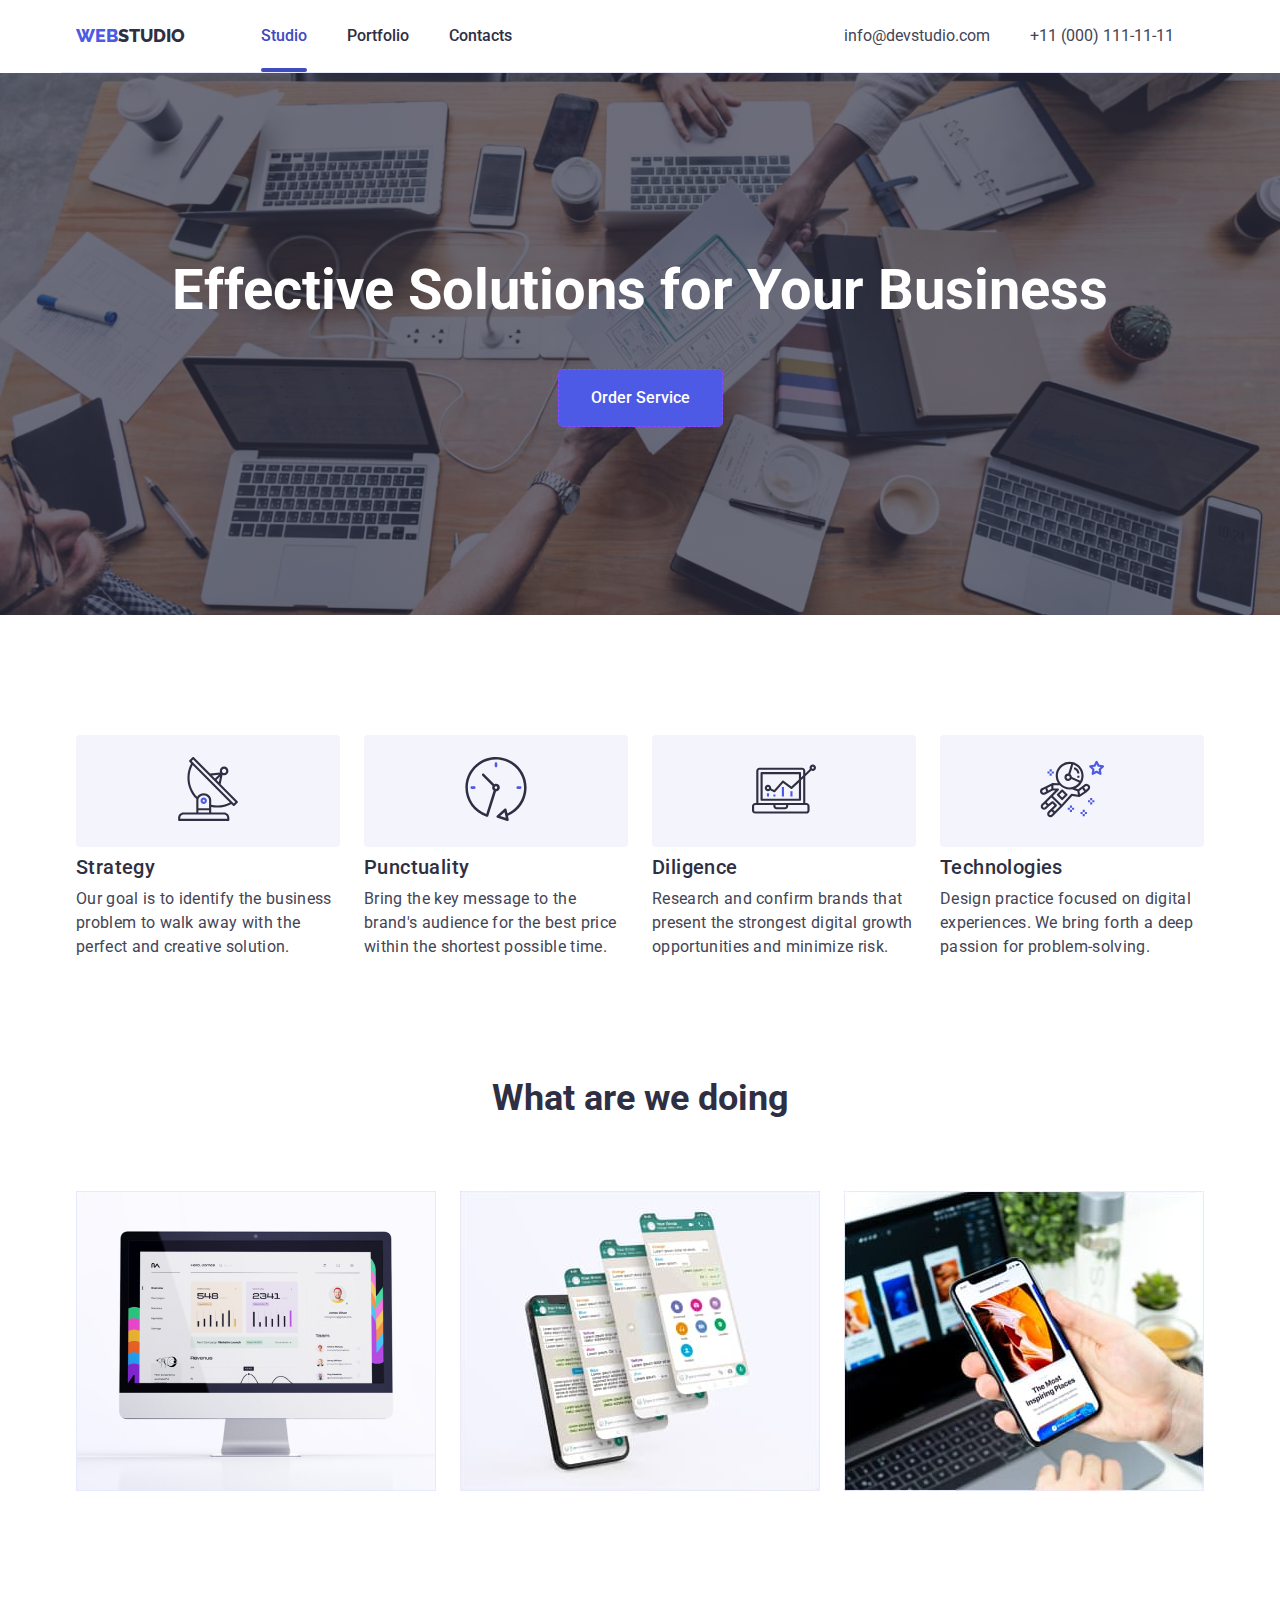
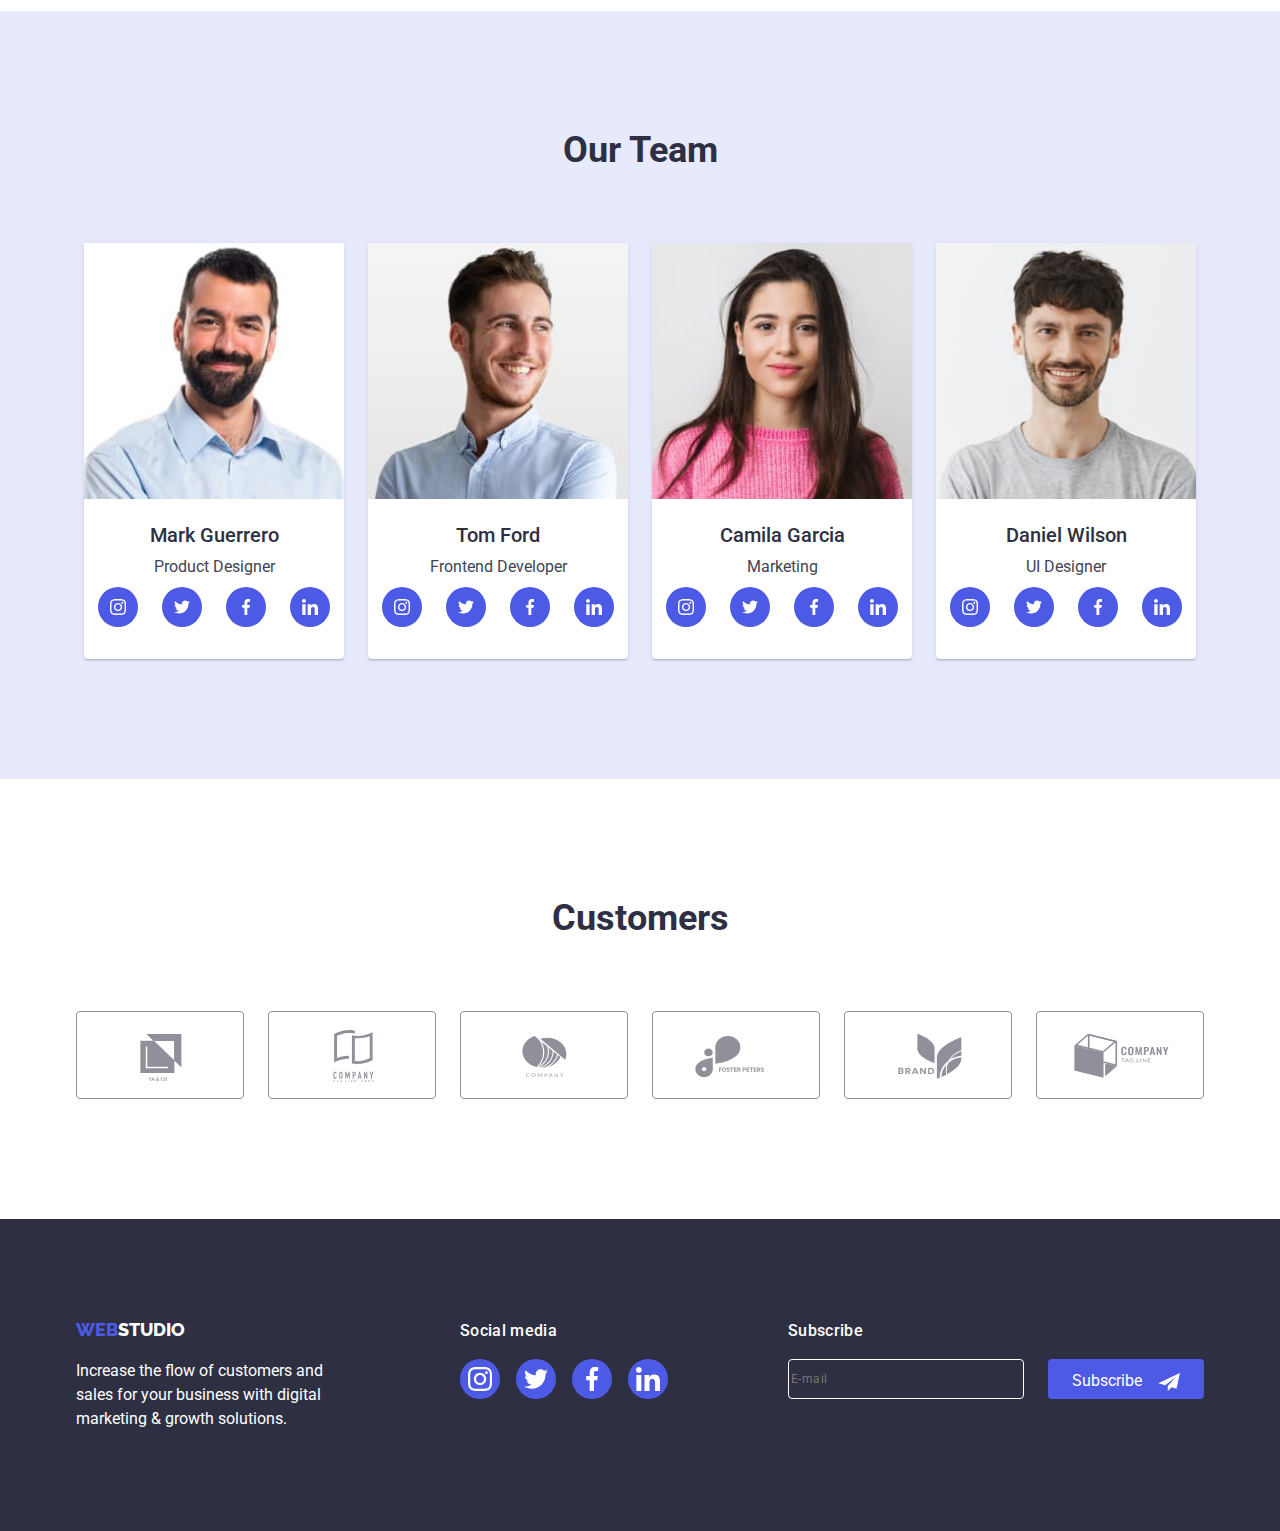
<file: index.html>
<!DOCTYPE html>
<html lang="en">
  <head>
    <meta charset="UTF-8" />
    <meta http-equiv="X-UA-Compatible" content="IE=edge" />
    <meta name="viewport" content="width=device-width, initial-scale=1.0" />
    <title>Studio</title>

    <link rel="preconnect" href="https://fonts.googleapis.com" />
    <link rel="preconnect" href="https://fonts.gstatic.com" crossorigin />
    <link
      href="https://fonts.googleapis.com/css2?family=Raleway:wght@800&family=Roboto:wght@400;500;700;900&display=swap"
      rel="stylesheet"
    />
    <link
      rel="stylesheet"
      href="https://cdnjs.cloudflare.com/ajax/libs/modern-normalize/1.1.0/modern-normalize.min.css"
    />
    <link rel="stylesheet" href="./css/styles.css" />
  </head>
  <body>
    <!-- Top line -->
    <header>
      <div class="container page-header">
        <a href="./index.html" class="logo"
          >Web<span class="logo-dark">Studio</span></a
        >
        <nav>
          <ul class="site-nav">
            <li class="site-nav-item">
              <a href="./index.html" class="site-nav-link current">Studio</a>
            </li>
            <li class="site-nav-item">
              <a href="./portfolio.html" class="site-nav-link">Portfolio</a>
            </li>
            <li class="site-nav-item">
              <a href="" class="site-nav-link">Contacts</a>
            </li>
          </ul>
        </nav>
        <button type="button" class="mobile-menu-open-button js-open-menu">
          <svg class="burger-menu-icon" width="32" height="32">
            <use href="./images/icons.svg#menu"></use>
          </svg>
        </button>
        <address>
          <ul class="contacts-nav">
            <li class="item">
              <a href="mailto:info@devstudio.com" class="contact"
                >info@devstudio.com</a
              >
            </li>
            <li class="item">
              <a href="tel:+110001111111" class="contact"
                >+11 (000) 111-11-11</a
              >
            </li>
          </ul>
        </address>
      </div>
    </header>
    <!-- Main Page -->
    <main>
      <!-------------------- Hero Section -------------->
      <section class="hero">
        <div class="container">
          <h1 class="hero-title">Effective Solutions for Your Business</h1>
          <button type="button" class="hero-button" data-modal-open>
            Order Service
          </button>
        </div>
      </section>

      <!------------- Features of the company ------------>
      <section class="section">
        <div class="container">
          <h2 class="section-title visually-hidden">Our Features</h2>
          <ul class="feature-list">
            <li class="feature-list-item">
              <button class="feature-list-button">
                <svg class="feature-icon">
                  <use href="./images/icons.svg#antenna"></use>
                </svg>
              </button>
              <h3 class="features-title">Strategy</h3>
              <p class="feature-list-description">
                Our goal is to identify the business problem to walk away with
                the perfect and creative solution.
              </p>
            </li>
            <li class="feature-list-item">
              <button class="feature-list-button">
                <svg class="feature-icon">
                  <use href="./images/icons.svg#clock"></use>
                </svg>
              </button>
              <h3 class="features-title">Punctuality</h3>
              <p class="feature-list-description">
                Bring the key message to the brand's audience for the best price
                within the shortest possible time.
              </p>
            </li>
            <li class="feature-list-item">
              <button class="feature-list-button">
                <svg class="feature-icon">
                  <use href="./images/icons.svg#diagram"></use>
                </svg>
              </button>
              <h3 class="features-title">Diligence</h3>
              <p class="feature-list-description">
                Research and confirm brands that present the strongest digital
                growth opportunities and minimize risk.
              </p>
            </li>
            <li class="feature-list-item">
              <button class="feature-list-button">
                <svg class="feature-icon">
                  <use href="./images/icons.svg#astronaut"></use>
                </svg>
              </button>
              <h3 class="features-title">Technologies</h3>
              <p class="feature-list-description">
                Design practice focused on digital experiences. We bring forth a
                deep passion for problem-solving.
              </p>
            </li>
          </ul>
        </div>
      </section>

      <!------------------- Products ------------------->
      <section class="section products">
        <div class="container">
          <h2 class="section-title">What are we doing</h2>
          <ul class="products-list">
            <li class="item">
              <img
                src="./images/img-product-1.jpg"
                alt="Service 1"
                width="360"
              />
            </li>
            <li class="item">
              <img
                src="./images/img-product-2.jpg"
                alt="Service 2"
                width="360"
              />
            </li>
            <li class="item">
              <img
                src="./images/img-product-3.jpg"
                alt="Service 3"
                width="360"
              />
            </li>
          </ul>
        </div>
      </section>

      <!------------------- Our Team --------------->
      <section class="section team">
        <div class="container">
          <h2 class="section-title">Our Team</h2>
          <ul class="team-list">
            <li class="item">
              <div class="team-card">
                <img
                  class="team-portrait"
                  src="./images/img-team-1.jpg"
                  srcset="
                    ./images/img-team-1.jpg                  260w,
                    ./images/tablet/img-team-1-tablet.jpg    260w,
                    ./images/mobile/img-team-1-mobile.jpg    260w,
                    ./images/img-team-1@2x.jpg               520w,
                    ./images/tablet/img-team-1-tablet@2x.jpg 520w,
                    ./images/mobile/img-team-1-mobile@2x.jpg 520w
                  "
                  sizes="(min-width:1200px) 260px, (min-width:768px) 260px,
                (max-width:767px) 260px"
                  alt="Mark Guerrero"
                  width="260"
                />
                <h3 class="team-title">Mark Guerrero</h3>
                <p class="team-function">Product Designer</p>
                <ul class="team-social-list">
                  <li>
                    <a class="team-social-link" href="">
                      <svg class="team-social-icon">
                        <use href="./images/icons.svg#instagram"></use>
                      </svg>
                    </a>
                  </li>
                  <li>
                    <a class="team-social-link" href="">
                      <svg class="team-social-icon">
                        <use href="./images/icons.svg#twitter"></use>
                      </svg>
                    </a>
                  </li>
                  <li>
                    <a class="team-social-link" href="">
                      <svg class="team-social-icon">
                        <use href="./images/icons.svg#facebook"></use>
                      </svg>
                    </a>
                  </li>
                  <li>
                    <a class="team-social-link" href="">
                      <svg class="team-social-icon">
                        <use href="./images/icons.svg#linkedin"></use>
                      </svg>
                    </a>
                  </li>
                </ul>
              </div>
            </li>

            <li class="item">
              <div class="team-card">
                <img
                  class="team-portrait"
                  src="./images/img-team-2.jpg"
                  srcset="
                    ./images/img-team-2.jpg                  260w,
                    ./images/tablet/img-team-2-tablet.jpg    260w,
                    ./images/mobile/img-team-2-mobile.jpg    260w,
                    ./images/img-team-2@2x.jpg               520w,
                    ./images/tablet/img-team-2-tablet@2x.jpg 520w,
                    ./images/mobile/img-team-2-mobile@2x.jpg 520w
                  "
                  sizes="(min-width:1200px) 260px, (min-width:768px) 260px,
                (max-width:767px) 260px"
                  alt="Tom Ford"
                  width="260"
                />
                <h3 class="team-title">Tom Ford</h3>
                <p class="team-function">Frontend Developer</p>
                <ul class="team-social-list">
                  <li>
                    <a class="team-social-link" href="">
                      <svg class="team-social-icon">
                        <use href="./images/icons.svg#instagram"></use>
                      </svg>
                    </a>
                  </li>
                  <li>
                    <a class="team-social-link" href="">
                      <svg class="team-social-icon">
                        <use href="./images/icons.svg#twitter"></use>
                      </svg>
                    </a>
                  </li>
                  <li>
                    <a class="team-social-link" href="">
                      <svg class="team-social-icon">
                        <use href="./images/icons.svg#facebook"></use>
                      </svg>
                    </a>
                  </li>
                  <li>
                    <a class="team-social-link" href="">
                      <svg class="team-social-icon">
                        <use href="./images/icons.svg#linkedin"></use>
                      </svg>
                    </a>
                  </li>
                </ul>
              </div>
            </li>

            <li class="item">
              <div class="team-card">
                <img
                  class="team-portrait"
                  src="./images/img-team-3.jpg"
                  srcset="
                    ./images/img-team-3.jpg                  260w,
                    ./images/tablet/img-team-3-tablet.jpg    260w,
                    ./images/mobile/img-team-3-mobile.jpg    260w,
                    ./images/img-team-3@2x.jpg               520w,
                    ./images/tablet/img-team-3-tablet@2x.jpg 520w,
                    ./images/mobile/img-team-3-mobile@2x.jpg 520w
                  "
                  sizes="(min-width:1200px) 260px, (min-width:768px) 260px,
                (max-width:767px) 260px"
                  alt="Camila Garcia"
                  width="260"
                />
                <h3 class="team-title">Camila Garcia</h3>
                <p class="team-function">Marketing</p>
                <ul class="team-social-list">
                  <li>
                    <a class="team-social-link" href="">
                      <svg class="team-social-icon">
                        <use href="./images/icons.svg#instagram"></use>
                      </svg>
                    </a>
                  </li>
                  <li>
                    <a class="team-social-link" href="">
                      <svg class="team-social-icon">
                        <use href="./images/icons.svg#twitter"></use>
                      </svg>
                    </a>
                  </li>
                  <li>
                    <a class="team-social-link" href="">
                      <svg class="team-social-icon">
                        <use href="./images/icons.svg#facebook"></use>
                      </svg>
                    </a>
                  </li>
                  <li>
                    <a class="team-social-link" href="">
                      <svg class="team-social-icon">
                        <use href="./images/icons.svg#linkedin"></use>
                      </svg>
                    </a>
                  </li>
                </ul>
              </div>
            </li>

            <li class="item">
              <div class="team-card">
                <img
                  class="team-portrait"
                  src="./images/img-team-4.jpg"
                  srcset="
                    ./images/img-team-4.jpg                  260w,
                    ./images/tablet/img-team-4-tablet.jpg    260w,
                    ./images/mobile/img-team-4-mobile.jpg    260w,
                    ./images/img-team-4@2x.jpg               520w,
                    ./images/tablet/img-team-4-tablet@2x.jpg 520w,
                    ./images/mobile/img-team-4-mobile@2x.jpg 520w
                  "
                  sizes="(min-width:1200px) 260px, (min-width:768px) 260px,
                (max-width:767px) 260px"
                  alt="Daniel Wilson"
                  width="260"
                />
                <h3 class="team-title">Daniel Wilson</h3>
                <p class="team-function">UI Designer</p>
                <ul class="team-social-list">
                  <li>
                    <a class="team-social-link" href="">
                      <svg class="team-social-icon">
                        <use href="./images/icons.svg#instagram"></use>
                      </svg>
                    </a>
                  </li>
                  <li>
                    <a class="team-social-link" href="">
                      <svg class="team-social-icon">
                        <use href="./images/icons.svg#twitter"></use>
                      </svg>
                    </a>
                  </li>
                  <li>
                    <a class="team-social-link" href="">
                      <svg class="team-social-icon">
                        <use href="./images/icons.svg#facebook"></use>
                      </svg>
                    </a>
                  </li>
                  <li>
                    <a class="team-social-link" href="">
                      <svg class="team-social-icon">
                        <use href="./images/icons.svg#linkedin"></use>
                      </svg>
                    </a>
                  </li>
                </ul>
              </div>
            </li>
          </ul>
        </div>
      </section>

      <section class="section customers container">
        <h2 class="section-title">Customers</h2>
        <ul class="customers-list">
          <li class="customers-list-items">
            <a
              class="customer-list-link"
              href=""
              target="_blank"
              rel="noopener norefener"
            >
              <svg class="customer-list-icon">
                <use href="./images/icons.svg#logo-client1"></use>
              </svg>
            </a>
          </li>
          <li class="customers-list-items">
            <a
              class="customer-list-link"
              href=""
              target="_blank"
              rel="noopener norefener"
            >
              <svg class="customer-list-icon">
                <use href="./images/icons.svg#logo-client2"></use>
              </svg>
            </a>
          </li>
          <li class="customers-list-items">
            <a
              class="customer-list-link"
              href=""
              target="_blank"
              rel="noopener norefener"
            >
              <svg class="customer-list-icon">
                <use href="./images/icons.svg#logo-client3"></use>
              </svg>
            </a>
          </li>
          <li class="customers-list-items">
            <a
              class="customer-list-link"
              href=""
              target="_blank"
              rel="noopener norefener"
            >
              <svg class="customer-list-icon">
                <use href="./images/icons.svg#logo-client4"></use>
              </svg>
            </a>
          </li>
          <li class="customers-list-items">
            <a
              class="customer-list-link"
              href=""
              target="_blank"
              rel="noopener norefener"
            >
              <svg class="customer-list-icon">
                <use href="./images/icons.svg#logo-client5"></use>
              </svg>
            </a>
          </li>
          <li class="customers-list-items">
            <a
              class="customer-list-link"
              href=""
              target="_blank"
              rel="noopener norefener"
            >
              <svg class="customer-list-icon">
                <use href="./images/icons.svg#logo-client6"></use>
              </svg>
            </a>
          </li>
        </ul>
      </section>
    </main>
    <!-- ------------------- Footer ------------------- -->
    <footer class="footer">
      <div class="container">
        <ul class="footer-list">
          <li class="footer-list-item">
            <a href="./index.html" class="logo"
              >Web<span class="logo-light">Studio</span></a
            >
            <p class="declaration">
              Increase the flow of customers and sales for your business with
              digital marketing & growth solutions.
            </p>
          </li>
          <li class="footer-list-item">
            <p class="footer-social-text">Social media</p>
            <ul class="footer-social-list">
              <li class="footer-social-item">
                <a
                  class="footer-social-link"
                  href=""
                  target="_blank"
                  rel="noopened norefered"
                >
                  <svg class="footer-social-icon">
                    <use href="./images/icons.svg#instagram"></use>
                  </svg>
                </a>
              </li>
              <li class="footer-social-item">
                <a
                  class="footer-social-link"
                  href=""
                  target="_blank"
                  rel="noopened norefered"
                >
                  <svg class="footer-social-icon">
                    <use href="./images/icons.svg#twitter"></use>
                  </svg>
                </a>
              </li>
              <li class="footer-social-item">
                <a
                  class="footer-social-link"
                  href=""
                  target="_blank"
                  rel="noopened norefered"
                >
                  <svg class="footer-social-icon">
                    <use href="./images/icons.svg#facebook"></use>
                  </svg>
                </a>
              </li>
              <li class="footer-social-item">
                <a
                  class="footer-social-link"
                  href=""
                  target="_blank"
                  rel="noopened norefered"
                >
                  <svg class="footer-social-icon">
                    <use href="./images/icons.svg#linkedin"></use>
                  </svg>
                </a>
              </li>
            </ul>
          </li>
          <li class="footer-subscribe-item">
            <form class="footer-subscribe-wrapper">
              <label class="footer-subscribe-label"
                >Subscribe
                <input
                  type="email"
                  name="email"
                  placeholder="E-mail"
                  class="footer-sibscribe-input"
                />
              </label>
              <button type="submit" class="footer-subscribe-button">
                Subscribe
                <svg class="footer-send-icon">
                  <use href="images/icons.svg#icon-send"></use>
                </svg>
              </button>
            </form>
          </li>
        </ul>
      </div>
    </footer>

    <!-- ---------- Backdrop -->
    <div class="backdrop is-hidden" data-modal>
      <div class="modal">
        <button type="button" class="modal-close-button" data-modal-close>
          <svg class="close-button-icon">
            <use href="./images/icons.svg#close-black-18dp"></use>
          </svg>
        </button>
        <form class="modal-form">
          <p class="modal-form-title">
            Leave your contacts and we will call you back
          </p>
          <label class="modal-label" for="user_name"
            ><span class="modal-input-description">Name</span></label
          >
          <span class="modal-form-input-wrapper">
            <input
              type="text"
              name="name"
              id="user_name"
              class="modal-form-input"
            />
            <span class="modal-form-box-icon">
              <svg class="modal-form-icon">
                <use href="./images/icons.svg#icon-name"></use>
              </svg>
            </span>
          </span>
          <label class="modal-label" for="user_phone"
            ><span class="modal-input-description">Phone</span></label
          >
          <span class="modal-form-input-wrapper">
            <input
              type="tel"
              name="user_phone"
              id="user_phone"
              class="modal-form-input"
            />
            <span class="modal-form-box-icon">
              <svg class="modal-form-icon">
                <use href="./images/icons.svg#icon-phone"></use>
              </svg>
            </span>
          </span>
          <label class="modal-label" for="user_email"
            ><span class="modal-input-description">Email</span></label
          >
          <span class="modal-form-input-wrapper">
            <input
              type="email"
              name="user_email"
              id="user_email"
              class="modal-form-input"
            />
            <span class="modal-form-box-icon">
              <svg class="modal-form-icon">
                <use href="./images/icons.svg#icon-email"></use>
              </svg>
            </span>
          </span>
          <label class="input-form-comment-label"
            ><span class="input-form-comment-text">Comment</span>
            <textarea
              class="input-form-comment"
              name="comment"
              placeholder="Text Input"
            ></textarea>
          </label>
          <input
            type="checkbox"
            class="modal-checkbox-agreement visually-hidden"
            name="checkbox_agreemen"
            id="checkbox_agreement"
          />
          <label class="modal-checkbox-label" for="checkbox_agreement">
            <span class="modal-checkbox-text">
              I accept the terms and conditions of the&nbsp;</span
            ><a href="" class="modal-checkbox-link">Privacy Policy</a>
          </label>
          <div class="modal-button-wrapper">
            <button type="submit" class="modal-button">Send</button>
          </div>
        </form>
      </div>
    </div>

    <!-- Mobile Menu -->
    <div class="mobile-menu js-menu-container">
      <button type="button" class="mobile-menu-close-button js-close-menu">
        <svg class="mobile-menu-close-icon" width="8" height="8">
          <use href="./images/icons.svg#close-black-18dp"></use>
        </svg>
      </button>
      <ul class="mobile-site-nav-list">
        <li class="mobile-site-nav-item">
          <a href="./index.html" class="mobile-site-nav-link">Studio</a>
        </li>
        <li class="mobile-site-nav-item">
          <a href="./portfolio.html" class="mobile-site-nav-link">Portfolio</a>
        </li>
        <li class="mobile-site-nav-item current">
          <a href="" class="mobile-site-nav-link">Contacts</a>
        </li>
      </ul>
      <ul class="mobile-contact-list">
        <li class="mobile-contact-item-tel">
          <a href="tel:+110001111111" class="mobile-contact-item-tel"
            >+11 (000) 111-11-11</a
          >
        </li>
        <li class="item">
          <a href="mailto:info@devstudio.com" class="mobile-contact-item-email"
            >info@devstudio.com</a
          >
        </li>
      </ul>
      <ul class="mobile-team-social-list">
        <li>
          <a class="team-social-link" href="">
            <svg class="team-social-icon">
              <use href="./images/icons.svg#instagram"></use>
            </svg>
          </a>
        </li>
        <li>
          <a class="team-social-link" href="">
            <svg class="team-social-icon">
              <use href="./images/icons.svg#twitter"></use>
            </svg>
          </a>
        </li>
        <li>
          <a class="team-social-link" href="">
            <svg class="team-social-icon">
              <use href="./images/icons.svg#facebook"></use>
            </svg>
          </a>
        </li>
        <li>
          <a class="team-social-link" href="">
            <svg class="team-social-icon">
              <use href="./images/icons.svg#linkedin"></use>
            </svg>
          </a>
        </li>
      </ul>
    </div>
    <script src="./js/mobile-menu.js"></script>
    <script src="./js/modal.js"></script>
  </body>
</html>
</file>
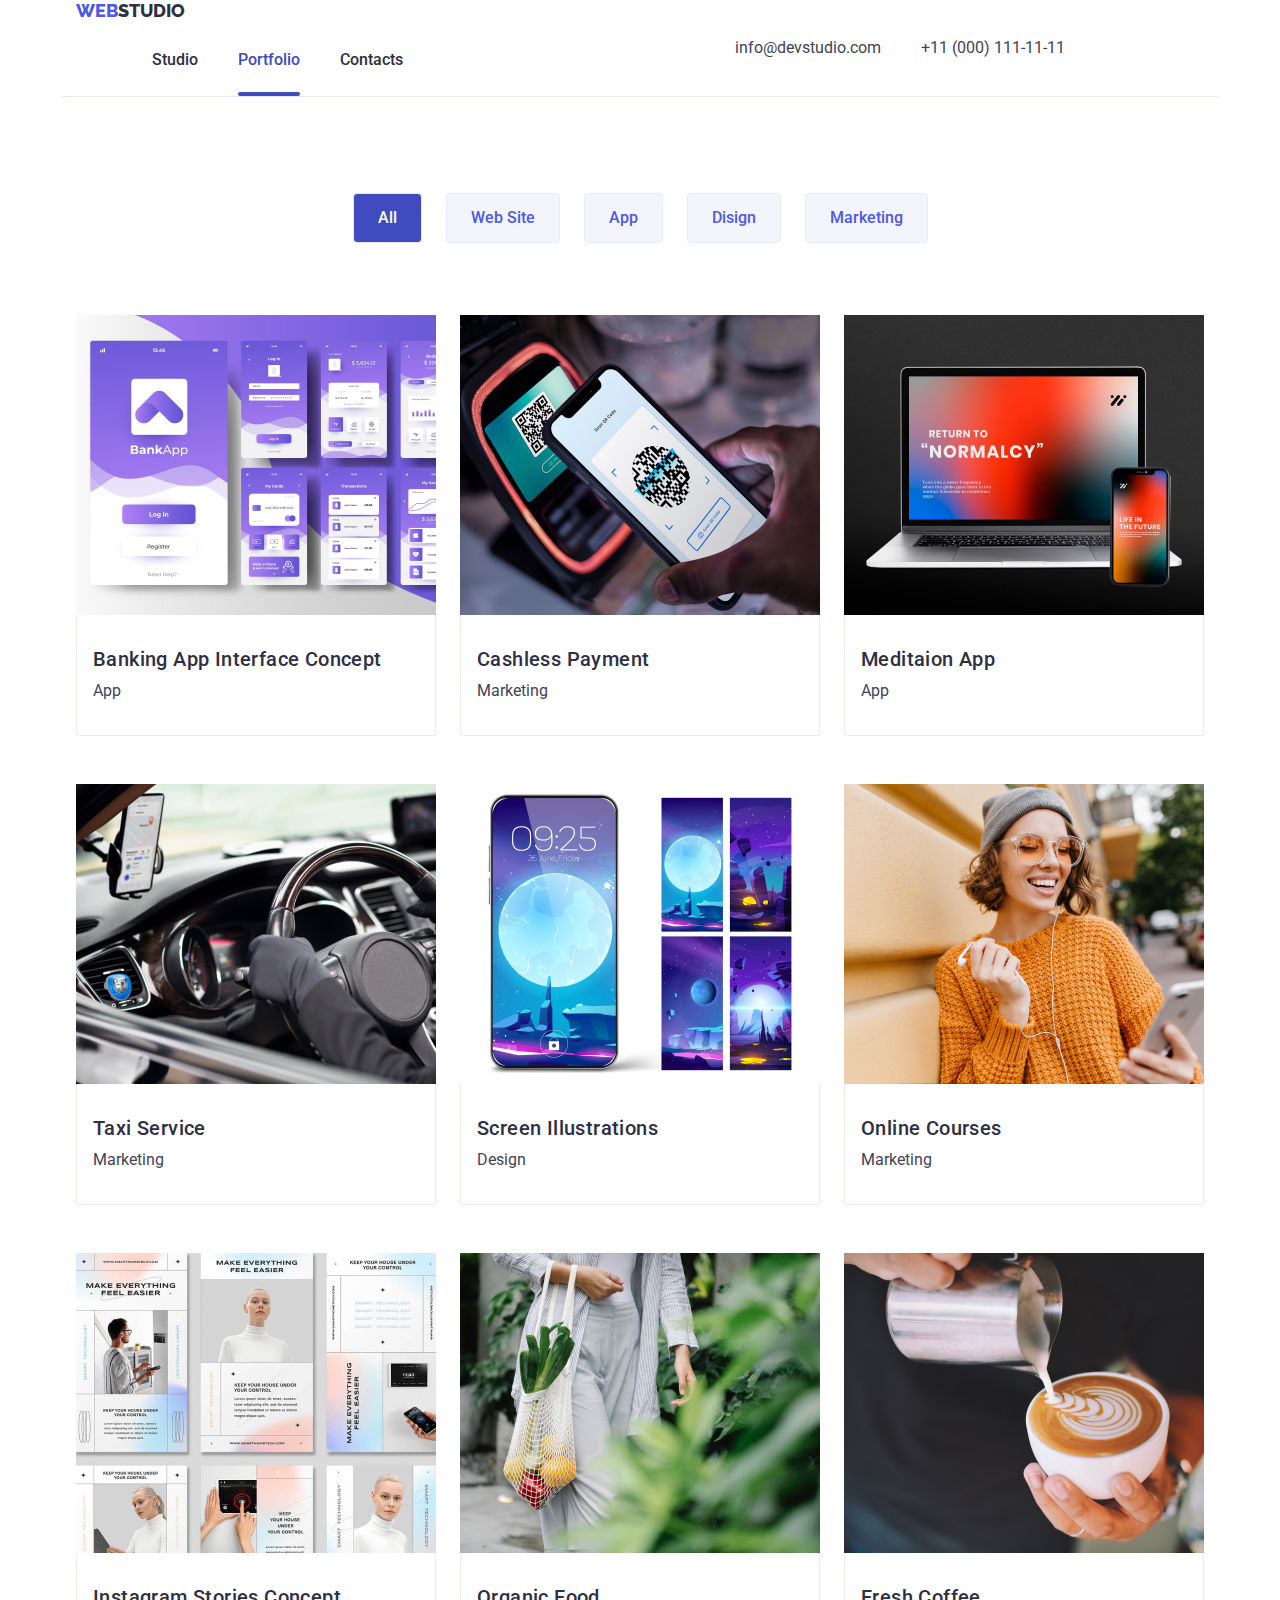
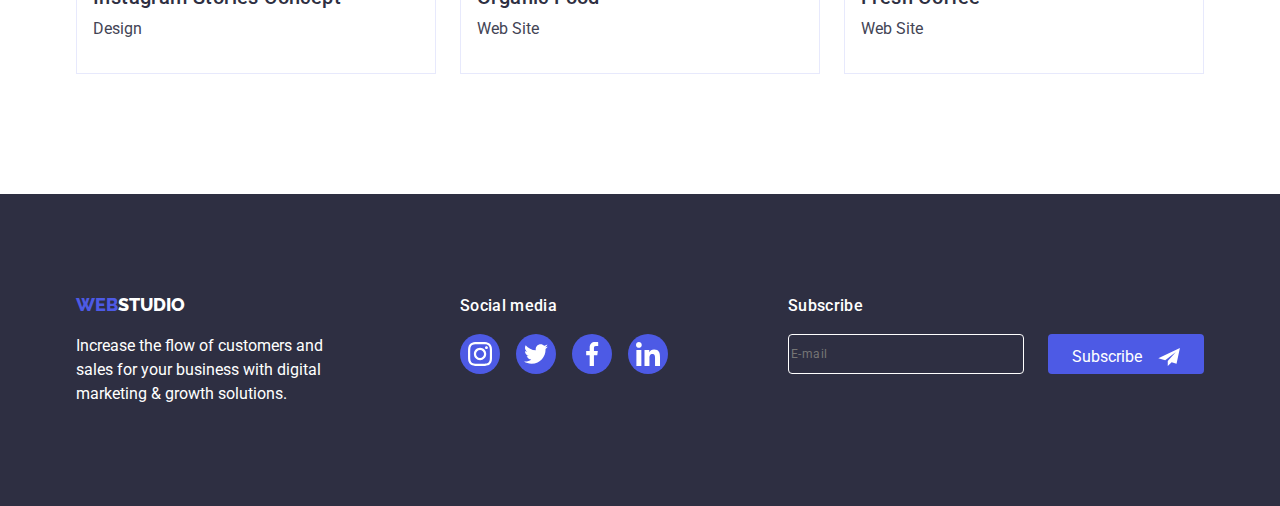
<file: portfolio.html>
<!DOCTYPE html>
<html lang="en">
  <head>
    <meta charset="UTF-8" />
    <meta http-equiv="X-UA-Compatible" content="IE=edge" />
    <meta name="viewport" content="width=device-width, initial-scale=1.0" />
    <title>Portfolio</title>

    <link rel="preconnect" href="https://fonts.googleapis.com" />
    <link rel="preconnect" href="https://fonts.gstatic.com" crossorigin />
    <link
      href="https://fonts.googleapis.com/css2?family=Raleway:wght@800&family=Roboto:wght@400;500;700;900&display=swap"
      rel="stylesheet"
    />
    <link
      rel="stylesheet"
      href="https://cdnjs.cloudflare.com/ajax/libs/modern-normalize/1.1.0/modern-normalize.min.css"
    />
    <link rel="stylesheet" href="./css/styles.css" />
  </head>
  <body>
    <!-- Top line -->
    <header>
      <div class="container page-header">
        <nav>
          <a href="./index.html" class="logo"
            >Web<span class="logo-dark">Studio</span></a
          >
          <ul class="site-nav">
            <li class="site-nav-item">
              <a href="./index.html" class="site-nav-link">Studio</a>
            </li>
            <li class="site-nav-item">
              <a href="./portfolio.html" class="site-nav-link current"
                >Portfolio</a
              >
            </li>
            <li class="site-nav-item">
              <a href="" class="site-nav-link">Contacts</a>
            </li>
          </ul>
        </nav>
        <address>
          <ul class="contacts-nav">
            <li class="item">
              <a href="mailto:info@devstudio.com" class="contact"
                >info@devstudio.com</a
              >
            </li>
            <li class="item">
              <a href="tel:+110001111111" class="contact"
                >+11 (000) 111-11-11</a
              >
            </li>
          </ul>
        </address>
      </div>
    </header>

    <!-- Main Page -->
    <main>
      <div class="container">
        <h1 class="visually-hidden">Portfolio</h1>
        <!-- Filters -->
        <ul class="filters-list">
          <li class="filter-list-item">
            <button type="button" class="filter-btn active-btn">All</button>
          </li>
          <li class="filter-list-item">
            <button type="button" class="filter-btn">Web Site</button>
          </li>
          <li class="filter-list-item">
            <button type="button" class="filter-btn">App</button>
          </li>
          <li class="filter-list-item">
            <button type="button" class="filter-btn">Disign</button>
          </li>
          <li class="filter-list-item">
            <button type="button" class="filter-btn">Marketing</button>
          </li>
        </ul>
        <!-- Project Cards -->
        <ul class="project-cards-list">
          <li class="project-card-item">
            <a class="project-card-link" href="">
              <div class="project-card-overlay">
                <p class="project-card-overlay-text">
                  14 Stylish and User-Friendly App Design Concepts · Task
                  Manager App · Calorie Tracker App · Exotic Fruit Ecommerce App
                  · Cloud Storage App
                </p>
                <img
                  class="project-card-img"
                  src="./images/img-banking-app.jpg"
                  alt="Banking App Picture"
                  width="360"
                />
              </div>
              <div class="project-card-border">
                <h2 class="project-card-title">
                  Banking App Interface Concept
                </h2>
                <p class="project-card-category">App</p>
              </div>
            </a>
          </li>
          <li class="project-card-item">
            <a class="project-card-link" href="">
              <div class="project-card-overlay">
                <p class="project-card-overlay-text">
                  14 Stylish and User-Friendly App Design Concepts · Task
                  Manager App · Calorie Tracker App · Exotic Fruit Ecommerce App
                  · Cloud Storage App
                </p>
                <img
                  class="project-card-img"
                  src="./images/img-cashless-payment.jpg"
                  alt="Cashless Payment
              Picture"
                  width="360"
                />
              </div>
              <div class="project-card-border">
                <h2 class="project-card-title">Cashless Payment</h2>
                <p class="project-card-category">Marketing</p>
              </div>
            </a>
          </li>
          <li class="project-card-item">
            <a class="project-card-link" href="">
              <div class="project-card-overlay">
                <p class="project-card-overlay-text">
                  14 Stylish and User-Friendly App Design Concepts · Task
                  Manager App · Calorie Tracker App · Exotic Fruit Ecommerce App
                  · Cloud Storage App
                </p>
                <img
                  class="project-card-img"
                  src="./images/img-meditation-app.jpg"
                  alt="Meditation App Picture"
                  width="360"
                />
              </div>
              <div class="project-card-border">
                <h2 class="project-card-title">Meditaion App</h2>
                <p class="project-card-category">App</p>
              </div>
            </a>
          </li>
          <li class="project-card-item">
            <a class="project-card-link" href="">
              <div class="project-card-overlay">
                <p class="project-card-overlay-text">
                  14 Stylish and User-Friendly App Design Concepts · Task
                  Manager App · Calorie Tracker App · Exotic Fruit Ecommerce App
                  · Cloud Storage App
                </p>
                <img
                  class="project-card-img"
                  src="./images/img-taxi-service.jpg"
                  alt="Taxi Service Picture"
                  width="360"
                />
              </div>
              <div class="project-card-border">
                <h2 class="project-card-title">Taxi Service</h2>
                <p class="project-card-category">Marketing</p>
              </div>
            </a>
          </li>
          <li class="project-card-item">
            <a class="project-card-link" href="">
              <div class="project-card-overlay">
                <p class="project-card-overlay-text">
                  14 Stylish and User-Friendly App Design Concepts · Task
                  Manager App · Calorie Tracker App · Exotic Fruit Ecommerce App
                  · Cloud Storage App
                </p>
                <img
                  class="project-card-img"
                  src="./images/img-screen-illustrations.jpg"
                  alt="Screen
                Illustrations Picture"
                  width="360"
                />
              </div>
              <div class="project-card-border">
                <h2 class="project-card-title">Screen Illustrations</h2>
                <p class="project-card-category">Design</p>
              </div>
            </a>
          </li>
          <li class="project-card-item">
            <a class="project-card-link" href="">
              <div class="project-card-overlay">
                <p class="project-card-overlay-text">
                  14 Stylish and User-Friendly App Design Concepts · Task
                  Manager App · Calorie Tracker App · Exotic Fruit Ecommerce App
                  · Cloud Storage App
                </p>
                <img
                  class="project-card-img"
                  src="./images/img-online-courses.jpg"
                  alt="Online Courses Picture"
                  width="360"
                />
              </div>
              <div class="project-card-border">
                <h2 class="project-card-title">Online Courses</h2>
                <p class="project-card-category">Marketing</p>
              </div>
            </a>
          </li>
          <li class="project-card-item">
            <a class="project-card-link" href="">
              <div class="project-card-overlay">
                <p class="project-card-overlay-text">
                  14 Stylish and User-Friendly App Design Concepts · Task
                  Manager App · Calorie Tracker App · Exotic Fruit Ecommerce App
                  · Cloud Storage App
                </p>
                <img
                  class="project-card-img"
                  src="./images/img-instagram-stories.jpg"
                  alt="Instagram Stories
              Picture"
                  width="360"
                />
              </div>
              <div class="project-card-border">
                <h2 class="project-card-title">Instagram Stories Concept</h2>
                <p class="project-card-category">Design</p>
              </div>
            </a>
          </li>
          <li class="project-card-item">
            <a class="project-card-link" href="">
              <div class="project-card-overlay">
                <p class="project-card-overlay-text">
                  14 Stylish and User-Friendly App Design Concepts · Task
                  Manager App · Calorie Tracker App · Exotic Fruit Ecommerce App
                  · Cloud Storage App
                </p>
                <img
                  class="project-card-img"
                  src="./images/img-organic-food.jpg"
                  alt="Organic Food Picture"
                  width="360"
                />
              </div>
              <div class="project-card-border">
                <h2 class="project-card-title">Organic Food</h2>
                <p class="project-card-category">Web Site</p>
              </div>
            </a>
          </li>
          <li class="project-card-item">
            <a class="project-card-link" href="">
              <div class="project-card-overlay">
                <p class="project-card-overlay-text">
                  14 Stylish and User-Friendly App Design Concepts · Task
                  Manager App · Calorie Tracker App · Exotic Fruit Ecommerce App
                  · Cloud Storage App
                </p>
                <img
                  class="project-card-img"
                  src="./images/img-fresh-coffee.jpg"
                  alt="Fresh Coffee Picture"
                  width="360"
                />
              </div>
              <div class="project-card-border">
                <h2 class="project-card-title">Fresh Coffee</h2>
                <p class="project-card-category">Web Site</p>
              </div>
            </a>
          </li>
        </ul>
      </div>
    </main>
    <!-- ------------------- Footer ------------------- -->
    <footer class="footer">
      <div class="container">
        <ul class="footer-list">
          <li class="footer-list-item">
            <a href="./index.html" class="logo"
              >Web<span class="logo-light">Studio</span></a
            >
            <p class="declaration">
              Increase the flow of customers and sales for your business with
              digital marketing & growth solutions.
            </p>
          </li>
          <li class="footer-list-item">
            <p class="footer-social-text">Social media</p>
            <ul class="footer-social-list">
              <li class="footer-social-item">
                <a
                  class="footer-social-link"
                  href=""
                  target="_blank"
                  rel="noopened norefered"
                >
                  <svg class="footer-social-icon">
                    <use href="./images/icons.svg#instagram"></use>
                  </svg>
                </a>
              </li>
              <li class="footer-social-item">
                <a
                  class="footer-social-link"
                  href=""
                  target="_blank"
                  rel="noopened norefered"
                >
                  <svg class="footer-social-icon">
                    <use href="./images/icons.svg#twitter"></use>
                  </svg>
                </a>
              </li>
              <li class="footer-social-item">
                <a
                  class="footer-social-link"
                  href=""
                  target="_blank"
                  rel="noopened norefered"
                >
                  <svg class="footer-social-icon">
                    <use href="./images/icons.svg#facebook"></use>
                  </svg>
                </a>
              </li>
              <li class="footer-social-item">
                <a
                  class="footer-social-link"
                  href=""
                  target="_blank"
                  rel="noopened norefered"
                >
                  <svg class="footer-social-icon">
                    <use href="./images/icons.svg#linkedin"></use>
                  </svg>
                </a>
              </li>
            </ul>
          </li>
          <li>
            <form class="footer-subscribe-wrapper">
              <label class="footer-subscribe-label"
                >Subscribe
                <input
                  type="email"
                  name="email"
                  placeholder="E-mail"
                  class="footer-sibscribe-input"
                />
              </label>
              <div class="footer-button-wrapper">
                <button type="submit" class="footer-subscribe-button">
                Subscribe
                    <svg class="footer-send-icon">
                      <use href="images/icons.svg#icon-send"></use> </use>
                    </svg>
                </button>
              </div>
            </form>
          </li>
        </ul>
      </div>
    </footer>
  </body>
</html>
</file>
<file: css/styles.css>
/* General */
:root {
  --primary-bg-color: #fff;
  --secondary-bg-colour: #e7e9fc;
  --hero-bg-color: rgb(46, 47, 66);
  --primary-text-color: #434455;
  --primary-title-color: #2e2f42;
  --normal-button-color: #4d5ae5;
  --normal-button-bg: #f4f4fd;
  --hover-button-bg: #404bbf;
  --button-border-color: #9747ff;
  --light-slate-color: hwb(235 56% 40%);
  --navy-blue-modal: rgba(46, 47, 66, 0.4);
  --success: #31d0aa;
  --dairy: #fcfcfc;
  --transition-duration: 250ms;
  --cubic-function: cubic-bezier(0.4, 0, 0.2, 1);
}

.visually-hidden {
  position: absolute;
  width: 1px;
  height: 1px;
  margin: -1px;
  border: 0;
  padding: 0;

  white-space: nowrap;
  clip-path: inset(100%);
  clip: rect(0 0 0 0);
  overflow: hidden;
}

body {
  background-color: var(--primary-bg-color);
  color: var(--primary-text-color);
  font-family: "Roboto", sans-serif;
  font-size: 16px;
  line-height: 1.5;
  margin: 0;
}

p,
h1,
h2,
h3,
h4,
h5,
h6 {
  margin: 0;
}

ul {
  list-style: none;
  margin: 0;
  padding: 0;
}

button {
  font-family: inherit;
  border: none;
  padding: 0;
  background: transparent;
}

a {
  text-decoration: none;
  color: inherit;
}

img {
  display: block;
  max-width: 100%;
  height: auto;
}

address {
  font-style: inherit;
}

.container {
  width: 428px;
  max-width: 100%;
  margin: 0 auto;
  padding: 0 16px;
}

@media screen and (min-width: 768px) {
  .container {
    width: 768px;
  }
}

@media screen and (min-width: 1200px) {
  .container {
    width: 1158px;
    padding: 0 15px;
  }
}

.section {
  padding: 96px 0;
}

@media screen and (min-width: 768px) {
  .section {
    padding: 126px 0 96px 0;
  }
}

@media screen and (min-width: 1200px) {
  .section {
    padding: 120px 0;
  }
}

/* Header */

.page-header {
  display: flex;
  justify-content: space-between;
  align-items: center;
  border-bottom: 1px solid var(--secondary-bg-colour);
}

@media screen and (min-width: 768px) {
  .page-header {
    justify-content: left;
    background-color: var(--primary-bg-color);
  }
}

@media screen and (min-width: 768px) {
  .mobile-menu-open-button {
    display: none;
    background-color: transparent;
    border: none;
    padding: 0;
    line-height: 0;
  }

  .burger-menu-icon {
    fill: var(--primary-title-color);
    line-height: 0;
  }
}

.logo {
  font-family: "Raleway", sans-serif;
  color: var(--normal-button-color);
  font-weight: 800;
  font-size: 18px;
  line-height: 1.17;
  text-transform: uppercase;
  text-decoration: none;
  transition-property: color;
  transition-duration: var(--transition-duration);
  transition-timing-function: var(--cubic-function);
}

.logo:hover,
.logo:focus {
  color: var(--hover-button-bg);
}

.logo-dark {
  color: var(--primary-title-color);
}

nav {
  display: none;
}

@media screen and (min-width: 768px) {
  .site-nav {
    display: flex;
    margin-left: 76px;
  }
  nav {
    display: block;
  }
}
.site-nav-link {
  display: inline-block;
  color: var(--primary-title-color);
  font-weight: 500;
  font-size: 16px;
  line-height: 1.5;
  padding: 24px 0;
  transition-property: color;
  transition-duration: var(--transition-duration);
  transition-timing-function: var(--cubic-function);
}

.site-nav-item:not(:last-child) {
  margin-right: 40px;
}

.site-nav-link:hover,
.site-nav-link:focus {
  color: var(--hover-button-bg);
}

.current {
  display: block;
  color: var(--hover-button-bg);
  position: relative;
}

@media screen and (min-width: 768px) {
  .current::after {
    position: absolute;
    left: 0;
    bottom: 0;
    z-index: 1;
    content: " ";
    width: 100%;
    height: 4px;
    border-radius: 2px;
    background-color: var(--hover-button-bg);
  }
}

address {
  display: none;
}
@media screen and (min-width: 768px) {
  address {
    display: flex;
    flex-direction: column;
    gap: 12px;
    margin-left: 121px;
  }
}

@media screen and (min-width: 1200px) {
  address {
    display: flex;
    gap: 24px;
    margin-left: 332px;
  }
}

.contact {
  color: var(--primary-text-color);
  text-decoration: none;
  font-style: normal;
  font-size: 16px;
  line-height: 1.5;
  transition-property: color;
  transition-duration: var(--transition-duration);
  transition-timing-function: var(--cubic-function);
}
@media screen and (min-width: 1200px) {
  .contacts-nav {
    display: flex;
    margin-left: auto;
  }
  .contacts-nav .item + .item {
    margin-left: 40px;
  }
}

@media screen and (min-width: 768px) and (max-width: 1200px) {
  .contacts-nav {
    flex-direction: column;
    align-items: flex-end;
  }
}

.contact:hover,
.contact:focus {
  color: var(--hover-button-bg);
}

/* Mobile-menu */

.mobile-menu {
  position: fixed;
  max-width: 450px;
  width: 100%;
  height: 100%;
  top: 0;
  left: 0;
  display: flex;
  flex-direction: column;
  justify-content: space-between;
  padding: 80px 35px 40px 40px;
  background-color: var(--primary-bg-color);
  box-shadow: 0px 2px 1px rgba(46, 47, 66, 0.08),
    0px 1px 1px rgba(46, 47, 66, 0.16), 0px 1px 6px rgba(46, 47, 66, 0.08);
  visibility: hidden;
  opacity: 0;
  pointer-events: none;
  transition: opacity 250ms var(--cubic-function),
    visibility 250ms var(--cubic-function);
}

.mobile-menu.is-open {
  visibility: visible;
  opacity: 1;
  pointer-events: initial;
}

.mobile-menu-close-icon {
  fill: var(--primary-text-color);
}

.mobile-menu-close-button {
  position: absolute;
  top: 24px;
  right: 24px;
  width: 24px;
  height: 24px;
  display: flex;
  justify-content: center;
  align-items: center;

  background-color: var(--secondary-bg-colour);
  border: 1px solid rgba(0, 0, 0, 0.1);
  border-radius: 12px;
}

.mobile-site-nav-item:not(:last-child) {
  margin-bottom: 40px;
}

.mobile-site-nav-list {
  margin-bottom: 150px;
}

.mobile-site-nav-link {
  font-weight: 700;
  font-size: 36px;
  line-height: 1.11;
  letter-spacing: 0.02em;
  text-transform: capitalize;
}

.mobile-contact-list {
  margin-bottom: 48px;
}

.mobile-contact-item-tel {
  font-weight: 700;
  font-size: 36px;
  line-height: 1.11;
  letter-spacing: 0.02em;
  text-transform: capitalize;
  color: var(--normal-button-color);
  margin-bottom: 40px;
}

.mobile-contact-item-email {
  font-weight: 500;
  font-size: 20px;
  line-height: 1.2;
  color: var(--primary-text-color);
}

.mobile-team-social-list {
  display: flex;
  justify-content: space-between;
  padding-bottom: 32px;
}

/*------------- Main ---------------------- */

/* -------------- Hero ----------------------- */
.hero {
  position: relative;
  background-color: var(--hero-bg-color);
  background-image: linear-gradient(
      rgba(46, 47, 66, 0.7),
      rgba(46, 47, 66, 0.7)
    ),
    url("../images/people-office.jpg");
  background-repeat: no-repeat;
  max-width: 1440px;
  background-size: cover;
  margin: 0 auto;
  text-align: center;
  padding: 188px 0;
}

@media (min-device-pixel-ratio: 2),
  (min-resolution: 192dpi),
  (min-resolution: 2dppx) {
  .hero {
    background-image: linear-gradient(
        rgba(46, 47, 66, 0.7),
        rgba(46, 47, 66, 0.7)
      ),
      url("../images/mobile/hero-bg-mobile@2x.jpg");
  }
}

@media screen and (max-width: 480px) {
  .hero {
    background-image: linear-gradient(
        rgba(46, 47, 66, 0.7),
        rgba(46, 47, 66, 0.7)
      ),
      url("../images/people-office-mobile.jpg");
  }
  @media (min-device-pixel-ratio: 2),
    (min-resolution: 192dpi),
    (min-resolution: 2dppx) {
    .hero {
      background-image: linear-gradient(
          rgba(46, 47, 66, 0.7),
          rgba(46, 47, 66, 0.7)
        ),
        url("../images/people-office-mobile@2x.jpg");
    }
  }
}

@media screen and (min-width: 481px) {
  .hero {
    max-width: 768px;
    background-image: linear-gradient(
        rgba(46, 47, 66, 0.7),
        rgba(46, 47, 66, 0.7)
      ),
      url("../images/people-office-tablet.jpg");
  }
  @media (min-device-pixel-ratio: 2),
    (min-resolution: 192dpi),
    (min-resolution: 2dppx) {
    .hero {
      background-image: linear-gradient(
          rgba(46, 47, 66, 0.7),
          rgba(46, 47, 66, 0.7)
        ),
        url("../images/people-office-tablet@2x.jpg");
    }
  }
}

@media screen and (min-width: 769px) {
  .hero {
    background-image: linear-gradient(
        rgba(46, 47, 66, 0.7),
        rgba(46, 47, 66, 0.7)
      ),
      url("../images/people-office.jpg");
  }
  @media (min-device-pixel-ratio: 2),
    (min-resolution: 192dpi),
    (min-resolution: 2dppx) {
    .hero {
      background-image: linear-gradient(
          rgba(46, 47, 66, 0.7),
          rgba(46, 47, 66, 0.7)
        ),
        url("../images/people-office@2x.jpg");
    }
  }
}

@media screen and (min-width: 1200px) {
  .hero {
    max-width: 1440px;
    background-image: linear-gradient(
        rgba(46, 47, 66, 0.7),
        rgba(46, 47, 66, 0.7)
      ),
      url("../images/people-office.jpg");
  }
  @media (min-device-pixel-ratio: 2),
    (min-resolution: 192dpi),
    (min-resolution: 2dppx) {
    .hero {
      background-image: linear-gradient(
          rgba(46, 47, 66, 0.7),
          rgba(46, 47, 66, 0.7)
        ),
        url("../images/people-office@2x.jpg");
    }
  }
}

.hero-title {
  color: var(--primary-bg-color);
  font-size: 56px;
  line-height: 1.07;
  width: 100%;
  margin: 0 auto 48px;
}

.hero-button {
  background-color: var(--normal-button-color);
  color: var(--primary-bg-color);
  cursor: pointer;
  font-family: "Roboto", sans-serif;
  font-weight: 500;
  font-size: 16px;
  line-height: 1.5;
  padding: 16px 32px;
  border: 1px dashed var(--button-border-color);
  border-radius: 5px;
  transition-property: background-color;
  transition-duration: var(--transition-duration);
  transition-timing-function: (--cubic-function);
}

.hero-button:hover,
.hero-button:focus {
  background-color: var(--hover-button-bg);
}

/* ------------------ Features --------------------- */

.feature-list-item {
  flex-basis: 100%;
  margin-bottom: 72px;
}

@media screen and (min-width: 768px) {
  .feature-list-item {
    margin-bottom: 0;
  }
}

.feature-list-item:last-child {
  margin-bottom: 0;
}

@media screen and (min-width: 768px) {
  .feature-list {
    display: flex;
    flex-wrap: wrap;
    gap: 72px 24px;
  }
  .feature-list-item {
    flex-basis: calc((100% - 24px) / 2);
  }
}

@media screen and (min-width: 1200px) {
  .feature-list {
    row-gap: 24px;
  }

  .feature-list-item {
    flex-basis: calc((100% - 3 * 24px) / 4);
    margin-bottom: 0;
  }
}

.features-title {
  text-align: center;
  font-weight: 700;
  font-size: 36px;
  line-height: 40px;
  letter-spacing: 0.02em;
  text-transform: capitalize;
  color: var(--primary-title-color);
  margin-bottom: 8px;
}

@media screen and (min-width: 768px) {
  .features-title {
    text-align: left;
    font-weight: 700;
    font-size: 36px;
    line-height: 40px;
    letter-spacing: 0.02em;
    text-transform: capitalize;
    color: var(--primary-title-color);
    margin-bottom: 8px;
  }
}

@media screen and (min-width: 1200px) {
  .features-title {
    font-weight: 500;
    font-size: 20px;
    line-height: 1.2;
    letter-spacing: 0.02em;
    margin-bottom: 8px;
  }
}

.feature-list-description {
  font-weight: 400;
  font-size: 16px;
  line-height: 1.5;
  letter-spacing: 0.02em;
  color: var(--primary-text-color);
}

.feature-list-button {
  display: none;
}

@media screen and (min-width: 1200px) {
  .feature-list-button {
    display: block;
    width: 264px;
    height: 112px;
    background-color: var(--normal-button-bg);
    margin-bottom: 8px;
    border-radius: 4px;
  }
}

.feature-icon {
  width: 64px;
  height: 64px;
}

/*--------------------- Products ------------------ */

.products {
  display: none;
}
.section-title {
  color: var(--primary-title-color);
  font-weight: 700;
  font-size: 36px;
  line-height: 1.11;
  text-align: center;
  margin-bottom: 72px;
}

@media screen and (min-width: 1200px) {
  .products {
    display: block;
    padding-top: 0;
  }
  .products-list {
    display: flex;
  }

  .products-list .item:not(:last-child) {
    margin-right: 24px;
  }
}

/*------------------ Our Team ---------------------*/

.team-list {
  display: flex;
  flex-wrap: wrap;
  justify-content: center;
  gap: 72px;
}

@media screen and (min-width: 768px) {
  .team-list {
    gap: 64px 24px;
  }
}

.team-title {
  color: var(--primary-title-color);
  font-weight: 500;
  font-size: 20px;
  line-height: 1.2;
  text-align: center;
  margin-bottom: 8px;
}

.team {
  background-color: var(--secondary-bg-colour);
}

.team-portrait {
  margin-bottom: 24px;
}

.team-card {
  background-color: var(--primary-bg-color);
  box-shadow: 0px 1px 6px rgba(46, 47, 66, 0.08),
    0px 1px 1px rgba(46, 47, 66, 0.16), 0px 2px 1px rgba(46, 47, 66, 0.08);
  border-radius: 0px 0px 4px 4px;
}

.team-function {
  text-align: center;
  margin-bottom: 8px;
}

.team-social-list {
  display: flex;
  justify-content: center;
  gap: 24px;
  padding-bottom: 32px;
}

.team-social-link {
  display: flex;
  width: 40px;
  height: 40px;
  background-color: var(--normal-button-color);
  border-radius: 20px;
  justify-content: center;
  align-items: center;
  transition-property: background-color;
  transition-duration: var(--transition-duration);
  transition-timing-function: var(--cubic-function);
}

.team-social-link:hover,
.team-social-link:focus {
  background-color: var(--hover-button-bg);
}

.team-social-icon {
  width: 16px;
  height: 16px;
  fill: var(--primary-bg-color);
}

/* ----------- Customers ----------------- */

.customers-list {
  display: flex;
  flex-wrap: wrap;
  justify-content: center;
  gap: 64px 24px;
}
@media screen and (min-width: 768px) {
  .customers-list {
    width: calc(100% - 24px * 3);
  }
}

@media screen and (min-width: 1200px) {
  .customers-list {
    gap: 24px;
    width: 100%;
  }
}

.customer-list-link {
  display: flex;
  color: var(--light-slate-color);
  width: 168px;
  height: 88px;
  justify-content: center;
  align-items: center;
  border: 1px solid var(--light-slate-color);
  border-radius: 4px;
  transition-property: color, border-color;
  transition-duration: var(--transition-duration);
  transition-timing-function: var(--cubic-function);
}

.customer-list-link:hover,
.customer-list-link:focus {
  color: var(--hover-button-bg);
  border-color: var(--hover-button-bg);
}

.customer-list-icon {
  width: 104px;
  height: 56px;
  fill: currentColor;
}

/* -------------- Footer -----------------*/

.footer {
  background-color: var(--hero-bg-color);
}

.footer-list {
  display: flex;
  flex-direction: column;
  justify-content: center;
  align-items: center;
  padding: 96px 0 108px 0;
}

@media screen and (min-width: 768px) {
  .footer-list {
    flex-direction: row;
    flex-wrap: wrap;
    justify-content: left;
    gap: 72px 24px;
    padding: 96px 96px 108px;
  }
}

@media screen and (min-width: 1200px) {
  .footer-list {
    flex-wrap: nowrap;
    gap: 80px 120px;
    padding: 100px 0 100px 0;
    align-items: baseline;
  }
}

.declaration {
  color: var(--primary-bg-color);
  max-width: 264px;
  width: 100%;
  margin-top: 16px;
  margin-bottom: 72px;
  text-align: center;
}

@media screen and (min-width: 768px) {
  .declaration {
    width: 264px;
    margin-top: 0;
    margin-bottom: 0px;
    text-align: left;
  }
}

@media screen and (min-width: 1200px) {
  .declaration {
    margin-top: 16px;
  }
}

.logo-light {
  color: var(--primary-bg-color);
}

.footer-social-text {
  font-weight: 500;
  font-size: 16px;
  line-height: 1.5;
  letter-spacing: 0.02em;
  color: var(--primary-bg-color);
}

.footer-social-list {
  display: flex;
  gap: 16px;
  padding-top: 16px;
}

.footer-list-item {
  display: inline-block;
  text-align: center;
}

@media screen and (min-width: 768px) {
  .footer-list-item {
    display: inline-block;
    text-align: left;
  }
}

@media screen and (min-width: 1200px) {
  .footer-list-item {
    display: inline-block;
    text-align: left;
  }
}

.footer-social-link {
  display: flex;
  width: 40px;
  height: 40px;
  border-radius: 20px;
  justify-content: center;
  align-items: center;
  background-color: var(--normal-button-color);
  transition-property: background-color;
  transition-duration: var(--transition-duration);
  transition-timing-function: var(--cubic-function);
}

.footer-social-link:hover,
.footer-social-link:focus {
  background-color: var(--success);
}

.footer-social-icon {
  width: 24px;
  height: 24px;
  fill: var(--primary-bg-color);
}
/* ----------- Subscribe -------------- */
.footer-subscribe-item {
  width: 100%;
}

.footer-subscribe-wrapper {
  display: block;
  width: 100%;
  margin-top: 72px;
  text-align: center;
}

@media screen and (min-width: 768px) {
  .footer-subscribe-wrapper {
    text-align: left;
    display: flex;
    gap: 24px;
    margin-top: 0;
    align-items: flex-end;
  }
}

@media screen and (min-width: 1200px) {
  .footer-subscribe-wrapper {
    position: static;
    display: flex;
    justify-content: space-between;
    align-items: flex-end;
    margin-bottom: 0;
    margin-top: 0;
  }
}

.footer-subscribe-label {
  width: 100%;
  font-weight: 500;
  font-size: 16px;
  line-height: 1.5;
  letter-spacing: 0.02em;
  color: var(--primary-bg-color);
  margin-right: 24px;
}

.footer-sibscribe-input {
  width: 100%;
  height: 40px;
  background-color: var(--hero-bg-color);
  color: white;
  font-weight: 400;
  font-size: 12px;
  line-height: 2;
  letter-spacing: 0.04em;
  margin-top: 16px;
  border: 1px solid #ffffff;
  border-radius: 4px;
}

@media screen and (min-width: 768px) {
  .footer-subscribe-input {
    max-width: 264px;
  }
  .footer-subscribe-label {
    max-width: 264px;
    margin-right: 0;
  }
}

.footer-sibscribe-input:placeholder {
  color: white;
}

.footer-subscribe-button {
  display: flex;
  flex-direction: row;
  justify-content: flex-end;
  align-items: flex-end;
  height: 40px;
  background-color: var(--normal-button-color);
  color: var(--primary-bg-color);
  border-radius: 4px;
  padding: 8px 24px 8px 24px;
  margin-top: 16px;
  margin-left: auto;
  margin-right: auto;
}

@media screen and (min-width: 768px) {
  .footer-subscribe-button {
    margin-left: 0;
  }
}

.footer-send-icon {
  width: 22px;
  height: 18px;
  fill: var(--primary-bg-color);
  margin-left: 16px;
}

/* ----------------- Portfolio -------------- */
.filters-list {
  display: flex;
  justify-content: center;
  margin-top: 96px;
  margin-bottom: 72px;
}

.filter-list-item:not(:last-child) {
  margin-right: 24px;
}

.filter-btn {
  background-color: var(--normal-button-bg);
  color: var(--normal-button-color);
  font-family: "Roboto";
  font-weight: 500;
  font-size: 16px;
  line-height: 1.5;
  padding: 12px 24px;
  border: 1px solid #e7e9fc;
  border-radius: 4px;
  cursor: pointer;
  transition-property: background-color, color, box-shadow;
  transition-duration: var(--transition-duration);
  transition-timing-function: var(--cubic-function);
}

.filter-btn:hover,
.filter-btn:focus {
  background-color: var(--hover-button-bg);
  color: var(--primary-bg-color);
  box-shadow: 0px 3px 1px rgba(0, 0, 0, 0.1), 0px 2px 1px rgba(0, 0, 0, 0.08),
    0px 2px 2px rgba(0, 0, 0, 0.12);
}

.active-btn {
  background-color: var(--hover-button-bg);
  color: var(--primary-bg-color);
}

/* ------------- Project Cards -------------- */

.project-card-title {
  font-weight: 500;
  font-size: 20px;
  line-height: 1.2;
  letter-spacing: 0.02em;
  color: var(--primary-title-color);
  padding: 32px 0 0 16px;
  margin-bottom: 8px;
}

.project-card-category {
  padding: 0 0 32px 16px;
}

.project-cards-list {
  display: flex;
  flex-wrap: wrap;
  gap: 48px 24px;
  margin-bottom: 120px;
}

.project-card-border {
  border: 1px solid var(--secondary-bg-colour);
  border-top: none;
}

.project-card-link {
  display: inline-block;
  transition-property: box-shadow;
  transition-duration: var(--transition-duration);
  transition-timing-function: var(--cubic-function);
}

.project-card-link:hover,
.project-card-link:focus {
  box-shadow: 0px 1px 6px rgba(46, 47, 66, 0.08),
    0px 1px 1px rgba(46, 47, 66, 0.16), 0px 2px 1px rgba(46, 47, 66, 0.08);
}

/* ----------------- Overlay ----------------- */
.project-card-overlay {
  position: relative;
  overflow: hidden;
}

.project-card-overlay-text {
  position: absolute;
  top: 0;
  left: 0;
  height: 100%;
  width: 100%;
  padding: 40px 32px;
  background-color: var(--normal-button-color);
  color: var(--normal-button-bg);
  transform: translateY(101%);
  transition: transform var(--transition-duration) var(--cubic-function);
}

.project-card-link:hover .project-card-overlay-text,
.project-card-link:focus .project-card-overlay-text {
  transform: translateY(0%);
}

/* ---------------- Backdrop ------------------ */
.backdrop {
  position: fixed;
  width: 100%;
  height: 100vh;
  background-color: rgba(46, 47, 66, 0.4);
  top: 0;
  left: 0;
  transition: opacity var(--transition-duration),
    visibility var(--transition-duration);
}

.backdrop.is-hidden {
  visibility: hidden;
  opacity: 0;
  pointer-events: none;
}

.modal {
  position: absolute;
  display: flex;
  flex-direction: column;
  width: 408px;
  max-width: 100%;
  min-height: 584px;
  background-color: var(--dairy);
  top: 50%;
  left: 50%;
  transform: translate(-50%, -50%);
  box-shadow: 0px 1px 1px rgba(0, 0, 0, 0.14), 0px 1px 3px rgba(0, 0, 0, 0.12),
    0px 2px 1px rgba(0, 0, 0, 0.2);
  border-radius: 4px;
  padding: 72px 24px 24px 24px;
}

.modal-close-button {
  display: flex;
  justify-content: center;
  align-items: center;
  position: absolute;
  top: 24px;
  right: 24px;
  width: 24px;
  height: 24px;
  background-color: var(--secondary-bg-colour);
  border: 1px solid rgba(0, 0, 0, 0.1);
  border-radius: 12px;
}

/* --------- Modal Form ------ */
.close-button-icon {
  width: 8px;
  height: 8px;
  fill: var(--primary-title-color);
}
.modal-form {
  padding: 72px 0 16px 0;
}
.modal-form-input {
  width: 100%;
  height: 40px;
  border: 1px solid var(--light-slate-color);
  transition: border-color var(--transition-duration) var(--cubic-function);
  border-radius: 4px;
  padding-left: 38px;
  margin-bottom: 8px;
}

.modal-form-title {
  font-weight: 500;
  font-size: 16px;
  line-height: 1.5;
  text-align: center;
  letter-spacing: 0.02em;
  margin-bottom: 16px;
}

.modal-label {
  display: block;
  font-weight: 400;
  font-size: 12px;
  line-height: 1.17;
  letter-spacing: 0.04em;
  color: var(--light-slate-color);
  margin-bottom: 4px;
}

.modal-form-input-wrapper {
  position: relative;
  display: block;
}

.modal-form-box-icon {
  position: absolute;
  top: 0;
  left: 16px;
  transform: translateY(50%);
  width: 18px;
  height: 18px;
  display: flex;
  justify-content: center;
  align-items: center;
}

.modal-form-icon {
  width: 12px;
  height: 12px;
  fill: var(--primary-title-color);
}

.modal-form-input:focus + .modal-form-box-icon > .modal-form-icon {
  fill: var(--normal-button-color);
}

.modal-form-input:focus,
.input-form-comment:focus {
  outline: none;
  border-color: var(--normal-button-color);
}

.input-form-comment {
  width: 100%;
  height: 120px;
  padding: 8px 0 0 16px;
  border: 1px solid var(--light-slate-color);
  transition: border-color var(--transition-duration) var(--cubic-function);
  border-radius: 4px;
  margin-bottom: 16px;
  resize: none;
}

.input-form-comment-label {
  font-size: 12px;
  line-height: 1.17;
  letter-spacing: 0.01em;
  color: var(--light-slate-color);
}

.input-form-comment-text {
  display: block;
  margin-bottom: 4px;
}

.input-form-comment::placeholder {
  color: var(--navy-blue-modal);
}

.modal-checkbox-label::before {
  display: block;
  content: "";
  width: 16px;
  height: 16px;
  border: 1px solid var(--light-slate-color);
  transition: border-color var(--transition-duration) var(--cubic-function);
  border-radius: 2px;
  cursor: pointer;
}

.modal-checkbox-agreement:checked + .modal-checkbox-label::before {
  background-color: var(--hover-button-bg);
  background-image: url("../images/icon-check.svg");
  background-repeat: no-repeat;
  background-position: 50% 50%;
}

.modal-checkbox-agreement:focus + .modal-checkbox-label::before {
  border-color: var(--normal-button-color);
}
.modal-checkbox-label {
  display: flex;
  font-size: 12px;
  line-height: 1.17;
  letter-spacing: 0.04em;
  color: var(--light-slate-color);
  align-items: center;
  margin-bottom: 24px;
}
.modal-checkbox-text {
  padding-left: 8px;
}

.modal-checkbox-link {
  font-size: 12px;
  line-height: 1.33px;
  letter-spacing: 0.04em;
  text-decoration-line: underline;
  color: var(--normal-button-color);
}

.modal-button-wrapper {
  display: flex;
  justify-content: center;
}
.modal-button {
  background-color: var(--normal-button-color);
  width: 169px;
  height: 56px;
  color: var(--primary-bg-color);
  font-weight: 500;
  font-size: 16px;
  line-height: 1.5;
  box-shadow: 0px 4px 4px rgba(0, 0, 0, 0.15);
  border-radius: 4px;
  padding: 16px 32px;
}
</file>
